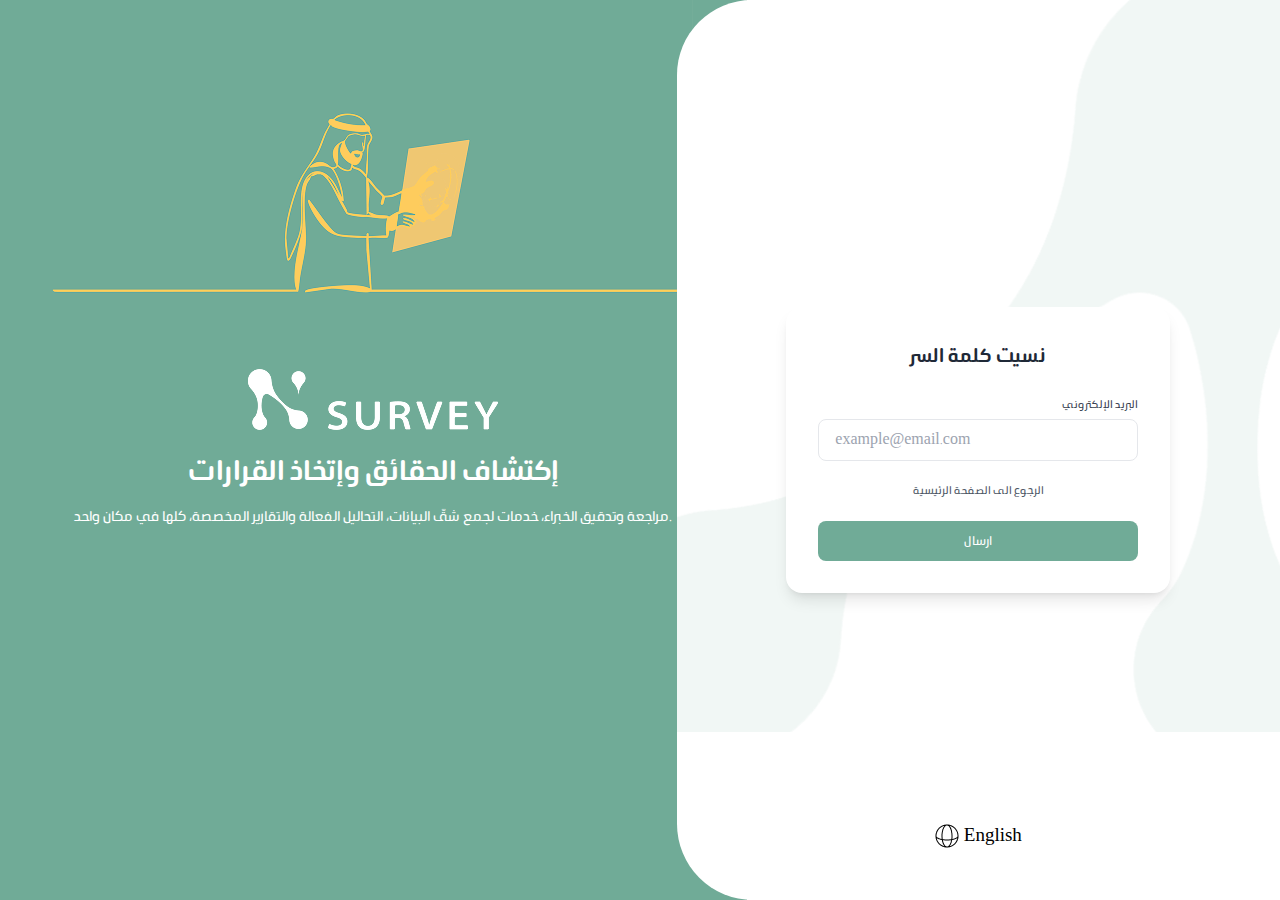
<file: forgetPass.html>
<!doctype html>
<html>
<head>
    <meta charset="UTF-8">
    <meta name="viewport" content="width=device-width, initial-scale=1.0">
    <title> نسيت كلمة السر </title>
    <link href="output.css" rel="stylesheet">
    <link href="style.css" rel="stylesheet">
    <link href="font.css" rel="stylesheet">
</head>
<body>
<div class="w-full">
    <div class="grid grid-cols-12">
        <div class="col-span-12 md:col-span-7">
            <div class="bg-main text-center h-screen text-white">
                <img src="img/about-main.png" class="m-auto">
                <img src="img/Survey-logo.png" class="mx-auto my-5">
                <h3 class="font-bold text-4xl"> إكتشاف الحقائق وإتخاذ القرارات </h3>
                <p class="my-3 text-lg">مراجعة وتدقيق الخبراء، خدمات لجمع شتّى البيانات، التحاليل الفعالة والتقارير المخصصة، كلها في مكان واحد. </p>
            </div>
        </div>
        <div class="col-span-12 md:col-span-5">
            <div class="box_form h-screen flex items-center justify-center rounded-l-larg bg-white relative">
                <div class="w-full z-10 m-auto max-w-sm bg-white p-8 rounded-2xl shadow-lg">
                    <h2 class="text-2xl font-bold text-center mb-6 text-gray-800"> نسيت كلمة السر </h2>
                    <form class="space-y-5 text-end">
                        <!-- Email -->
                        <div>
                            <label class="block text-sm font-medium text-gray-700 mb-1" for="email">البريد الإلكتروني</label>
                            <input id="email" type="email" placeholder="example@email.com"
                                   class="w-full px-4 py-2 border rounded-lg focus:outline-none focus:ring-2 focus:ring-blue-500">
                        </div>

                        <!-- Extra links -->
                        <p class="text-center text-sm text-gray-600 mt-5">
                            <a href="#" class="text-black hover:underline"> الرجوع الى الصفحة الرئيسية </a>
                        </p>

                        <!-- Submit -->
                        <button type="submit" class="w-full bg-main text-white py-2 rounded-lg hover:bg-blue-700 transition"> ارسال </button>
                    </form>
                    <a href="#" class="text-black btn_lang hover:underline"> <img src="img/lang.png" alt="" title=""> English </a>
                </div>

            </div>
        </div>
    </div>
</div>
</body>
</html>
</file>
<file: output.css>
*, ::before, ::after {
  --tw-border-spacing-x: 0;
  --tw-border-spacing-y: 0;
  --tw-translate-x: 0;
  --tw-translate-y: 0;
  --tw-rotate: 0;
  --tw-skew-x: 0;
  --tw-skew-y: 0;
  --tw-scale-x: 1;
  --tw-scale-y: 1;
  --tw-pan-x:  ;
  --tw-pan-y:  ;
  --tw-pinch-zoom:  ;
  --tw-scroll-snap-strictness: proximity;
  --tw-gradient-from-position:  ;
  --tw-gradient-via-position:  ;
  --tw-gradient-to-position:  ;
  --tw-ordinal:  ;
  --tw-slashed-zero:  ;
  --tw-numeric-figure:  ;
  --tw-numeric-spacing:  ;
  --tw-numeric-fraction:  ;
  --tw-ring-inset:  ;
  --tw-ring-offset-width: 0px;
  --tw-ring-offset-color: #fff;
  --tw-ring-color: rgb(59 130 246 / 0.5);
  --tw-ring-offset-shadow: 0 0 #0000;
  --tw-ring-shadow: 0 0 #0000;
  --tw-shadow: 0 0 #0000;
  --tw-shadow-colored: 0 0 #0000;
  --tw-blur:  ;
  --tw-brightness:  ;
  --tw-contrast:  ;
  --tw-grayscale:  ;
  --tw-hue-rotate:  ;
  --tw-invert:  ;
  --tw-saturate:  ;
  --tw-sepia:  ;
  --tw-drop-shadow:  ;
  --tw-backdrop-blur:  ;
  --tw-backdrop-brightness:  ;
  --tw-backdrop-contrast:  ;
  --tw-backdrop-grayscale:  ;
  --tw-backdrop-hue-rotate:  ;
  --tw-backdrop-invert:  ;
  --tw-backdrop-opacity:  ;
  --tw-backdrop-saturate:  ;
  --tw-backdrop-sepia:  ;
  --tw-contain-size:  ;
  --tw-contain-layout:  ;
  --tw-contain-paint:  ;
  --tw-contain-style:  ;
}

::backdrop {
  --tw-border-spacing-x: 0;
  --tw-border-spacing-y: 0;
  --tw-translate-x: 0;
  --tw-translate-y: 0;
  --tw-rotate: 0;
  --tw-skew-x: 0;
  --tw-skew-y: 0;
  --tw-scale-x: 1;
  --tw-scale-y: 1;
  --tw-pan-x:  ;
  --tw-pan-y:  ;
  --tw-pinch-zoom:  ;
  --tw-scroll-snap-strictness: proximity;
  --tw-gradient-from-position:  ;
  --tw-gradient-via-position:  ;
  --tw-gradient-to-position:  ;
  --tw-ordinal:  ;
  --tw-slashed-zero:  ;
  --tw-numeric-figure:  ;
  --tw-numeric-spacing:  ;
  --tw-numeric-fraction:  ;
  --tw-ring-inset:  ;
  --tw-ring-offset-width: 0px;
  --tw-ring-offset-color: #fff;
  --tw-ring-color: rgb(59 130 246 / 0.5);
  --tw-ring-offset-shadow: 0 0 #0000;
  --tw-ring-shadow: 0 0 #0000;
  --tw-shadow: 0 0 #0000;
  --tw-shadow-colored: 0 0 #0000;
  --tw-blur:  ;
  --tw-brightness:  ;
  --tw-contrast:  ;
  --tw-grayscale:  ;
  --tw-hue-rotate:  ;
  --tw-invert:  ;
  --tw-saturate:  ;
  --tw-sepia:  ;
  --tw-drop-shadow:  ;
  --tw-backdrop-blur:  ;
  --tw-backdrop-brightness:  ;
  --tw-backdrop-contrast:  ;
  --tw-backdrop-grayscale:  ;
  --tw-backdrop-hue-rotate:  ;
  --tw-backdrop-invert:  ;
  --tw-backdrop-opacity:  ;
  --tw-backdrop-saturate:  ;
  --tw-backdrop-sepia:  ;
  --tw-contain-size:  ;
  --tw-contain-layout:  ;
  --tw-contain-paint:  ;
  --tw-contain-style:  ;
}

/*
! tailwindcss v3.4.17 | MIT License | https://tailwindcss.com
*/

/*
1. Prevent padding and border from affecting element width. (https://github.com/mozdevs/cssremedy/issues/4)
2. Allow adding a border to an element by just adding a border-width. (https://github.com/tailwindcss/tailwindcss/pull/116)
*/

*,
::before,
::after {
  box-sizing: border-box;
  /* 1 */
  border-width: 0;
  /* 2 */
  border-style: solid;
  /* 2 */
  border-color: #e5e7eb;
  /* 2 */
}

::before,
::after {
  --tw-content: '';
}

/*
1. Use a consistent sensible line-height in all browsers.
2. Prevent adjustments of font size after orientation changes in iOS.
3. Use a more readable tab size.
4. Use the user's configured `sans` font-family by default.
5. Use the user's configured `sans` font-feature-settings by default.
6. Use the user's configured `sans` font-variation-settings by default.
7. Disable tap highlights on iOS
*/

html,
:host {
  line-height: 1.5;
  /* 1 */
  -webkit-text-size-adjust: 100%;
  /* 2 */
  -moz-tab-size: 4;
  /* 3 */
  -o-tab-size: 4;
     tab-size: 4;
  /* 3 */
  font-family: ui-sans-serif, system-ui, sans-serif, "Apple Color Emoji", "Segoe UI Emoji", "Segoe UI Symbol", "Noto Color Emoji";
  /* 4 */
  font-feature-settings: normal;
  /* 5 */
  font-variation-settings: normal;
  /* 6 */
  -webkit-tap-highlight-color: transparent;
  /* 7 */
}

/*
1. Remove the margin in all browsers.
2. Inherit line-height from `html` so users can set them as a class directly on the `html` element.
*/

body {
  margin: 0;
  /* 1 */
  line-height: inherit;
  /* 2 */
}

/*
1. Add the correct height in Firefox.
2. Correct the inheritance of border color in Firefox. (https://bugzilla.mozilla.org/show_bug.cgi?id=190655)
3. Ensure horizontal rules are visible by default.
*/

hr {
  height: 0;
  /* 1 */
  color: inherit;
  /* 2 */
  border-top-width: 1px;
  /* 3 */
}

/*
Add the correct text decoration in Chrome, Edge, and Safari.
*/

abbr:where([title]) {
  -webkit-text-decoration: underline dotted;
          text-decoration: underline dotted;
}

/*
Remove the default font size and weight for headings.
*/

h1,
h2,
h3,
h4,
h5,
h6 {
  font-size: inherit;
  font-weight: inherit;
}

/*
Reset links to optimize for opt-in styling instead of opt-out.
*/

a {
  color: inherit;
  text-decoration: inherit;
}

/*
Add the correct font weight in Edge and Safari.
*/

b,
strong {
  font-weight: bolder;
}

/*
1. Use the user's configured `mono` font-family by default.
2. Use the user's configured `mono` font-feature-settings by default.
3. Use the user's configured `mono` font-variation-settings by default.
4. Correct the odd `em` font sizing in all browsers.
*/

code,
kbd,
samp,
pre {
  font-family: ui-monospace, SFMono-Regular, Menlo, Monaco, Consolas, "Liberation Mono", "Courier New", monospace;
  /* 1 */
  font-feature-settings: normal;
  /* 2 */
  font-variation-settings: normal;
  /* 3 */
  font-size: 1em;
  /* 4 */
}

/*
Add the correct font size in all browsers.
*/

small {
  font-size: 80%;
}

/*
Prevent `sub` and `sup` elements from affecting the line height in all browsers.
*/

sub,
sup {
  font-size: 75%;
  line-height: 0;
  position: relative;
  vertical-align: baseline;
}

sub {
  bottom: -0.25em;
}

sup {
  top: -0.5em;
}

/*
1. Remove text indentation from table contents in Chrome and Safari. (https://bugs.chromium.org/p/chromium/issues/detail?id=999088, https://bugs.webkit.org/show_bug.cgi?id=201297)
2. Correct table border color inheritance in all Chrome and Safari. (https://bugs.chromium.org/p/chromium/issues/detail?id=935729, https://bugs.webkit.org/show_bug.cgi?id=195016)
3. Remove gaps between table borders by default.
*/

table {
  text-indent: 0;
  /* 1 */
  border-color: inherit;
  /* 2 */
  border-collapse: collapse;
  /* 3 */
}

/*
1. Change the font styles in all browsers.
2. Remove the margin in Firefox and Safari.
3. Remove default padding in all browsers.
*/

button,
input,
optgroup,
select,
textarea {
  font-family: inherit;
  /* 1 */
  font-feature-settings: inherit;
  /* 1 */
  font-variation-settings: inherit;
  /* 1 */
  font-size: 100%;
  /* 1 */
  font-weight: inherit;
  /* 1 */
  line-height: inherit;
  /* 1 */
  letter-spacing: inherit;
  /* 1 */
  color: inherit;
  /* 1 */
  margin: 0;
  /* 2 */
  padding: 0;
  /* 3 */
}

/*
Remove the inheritance of text transform in Edge and Firefox.
*/

button,
select {
  text-transform: none;
}

/*
1. Correct the inability to style clickable types in iOS and Safari.
2. Remove default button styles.
*/

button,
input:where([type='button']),
input:where([type='reset']),
input:where([type='submit']) {
  -webkit-appearance: button;
  /* 1 */
  background-color: transparent;
  /* 2 */
  background-image: none;
  /* 2 */
}

/*
Use the modern Firefox focus style for all focusable elements.
*/

:-moz-focusring {
  outline: auto;
}

/*
Remove the additional `:invalid` styles in Firefox. (https://github.com/mozilla/gecko-dev/blob/2f9eacd9d3d995c937b4251a5557d95d494c9be1/layout/style/res/forms.css#L728-L737)
*/

:-moz-ui-invalid {
  box-shadow: none;
}

/*
Add the correct vertical alignment in Chrome and Firefox.
*/

progress {
  vertical-align: baseline;
}

/*
Correct the cursor style of increment and decrement buttons in Safari.
*/

::-webkit-inner-spin-button,
::-webkit-outer-spin-button {
  height: auto;
}

/*
1. Correct the odd appearance in Chrome and Safari.
2. Correct the outline style in Safari.
*/

[type='search'] {
  -webkit-appearance: textfield;
  /* 1 */
  outline-offset: -2px;
  /* 2 */
}

/*
Remove the inner padding in Chrome and Safari on macOS.
*/

::-webkit-search-decoration {
  -webkit-appearance: none;
}

/*
1. Correct the inability to style clickable types in iOS and Safari.
2. Change font properties to `inherit` in Safari.
*/

::-webkit-file-upload-button {
  -webkit-appearance: button;
  /* 1 */
  font: inherit;
  /* 2 */
}

/*
Add the correct display in Chrome and Safari.
*/

summary {
  display: list-item;
}

/*
Removes the default spacing and border for appropriate elements.
*/

blockquote,
dl,
dd,
h1,
h2,
h3,
h4,
h5,
h6,
hr,
figure,
p,
pre {
  margin: 0;
}

fieldset {
  margin: 0;
  padding: 0;
}

legend {
  padding: 0;
}

ol,
ul,
menu {
  list-style: none;
  margin: 0;
  padding: 0;
}

/*
Reset default styling for dialogs.
*/

dialog {
  padding: 0;
}

/*
Prevent resizing textareas horizontally by default.
*/

textarea {
  resize: vertical;
}

/*
1. Reset the default placeholder opacity in Firefox. (https://github.com/tailwindlabs/tailwindcss/issues/3300)
2. Set the default placeholder color to the user's configured gray 400 color.
*/

input::-moz-placeholder, textarea::-moz-placeholder {
  opacity: 1;
  /* 1 */
  color: #9ca3af;
  /* 2 */
}

input::placeholder,
textarea::placeholder {
  opacity: 1;
  /* 1 */
  color: #9ca3af;
  /* 2 */
}

/*
Set the default cursor for buttons.
*/

button,
[role="button"] {
  cursor: pointer;
}

/*
Make sure disabled buttons don't get the pointer cursor.
*/

:disabled {
  cursor: default;
}

/*
1. Make replaced elements `display: block` by default. (https://github.com/mozdevs/cssremedy/issues/14)
2. Add `vertical-align: middle` to align replaced elements more sensibly by default. (https://github.com/jensimmons/cssremedy/issues/14#issuecomment-634934210)
   This can trigger a poorly considered lint error in some tools but is included by design.
*/

img,
svg,
video,
canvas,
audio,
iframe,
embed,
object {
  display: block;
  /* 1 */
  vertical-align: middle;
  /* 2 */
}

/*
Constrain images and videos to the parent width and preserve their intrinsic aspect ratio. (https://github.com/mozdevs/cssremedy/issues/14)
*/

img,
video {
  max-width: 100%;
  height: auto;
}

/* Make elements with the HTML hidden attribute stay hidden by default */

[hidden]:where(:not([hidden="until-found"])) {
  display: none;
}

.container {
  width: 100%;
}

@media (min-width: 640px) {
  .container {
    max-width: 640px;
  }
}

@media (min-width: 768px) {
  .container {
    max-width: 768px;
  }
}

@media (min-width: 1024px) {
  .container {
    max-width: 1024px;
  }
}

@media (min-width: 1280px) {
  .container {
    max-width: 1280px;
  }
}

@media (min-width: 1536px) {
  .container {
    max-width: 1536px;
  }
}

.relative {
  position: relative;
}

.z-10 {
  z-index: 10;
}

.col-span-5 {
  grid-column: span 5 / span 5;
}

.col-span-7 {
  grid-column: span 7 / span 7;
}

.col-span-12 {
  grid-column: span 12 / span 12;
}

.m-auto {
  margin: auto;
}

.mx-auto {
  margin-left: auto;
  margin-right: auto;
}

.my-5 {
  margin-top: 1.25rem;
  margin-bottom: 1.25rem;
}

.my-3 {
  margin-top: 0.75rem;
  margin-bottom: 0.75rem;
}

.mb-1 {
  margin-bottom: 0.25rem;
}

.mb-6 {
  margin-bottom: 1.5rem;
}

.mt-5 {
  margin-top: 1.25rem;
}

.block {
  display: block;
}

.flex {
  display: flex;
}

.grid {
  display: grid;
}

.hidden {
  display: none;
}

.h-screen {
  height: 100vh;
}

.h-full {
  height: 100%;
}

.h-4 {
  height: 1rem;
}

.w-full {
  width: 100%;
}

.w-80 {
  width: 20rem;
}

.w-96 {
  width: 24rem;
}

.w-4 {
  width: 1rem;
}

.max-w-sm {
  max-width: 24rem;
}

.grid-cols-12 {
  grid-template-columns: repeat(12, minmax(0, 1fr));
}

.items-center {
  align-items: center;
}

.justify-center {
  justify-content: center;
}

.gap-3 {
  gap: 0.75rem;
}

.space-y-5 > :not([hidden]) ~ :not([hidden]) {
  --tw-space-y-reverse: 0;
  margin-top: calc(1.25rem * calc(1 - var(--tw-space-y-reverse)));
  margin-bottom: calc(1.25rem * var(--tw-space-y-reverse));
}

.space-x-2 > :not([hidden]) ~ :not([hidden]) {
  --tw-space-x-reverse: 0;
  margin-right: calc(0.5rem * var(--tw-space-x-reverse));
  margin-left: calc(0.5rem * calc(1 - var(--tw-space-x-reverse)));
}

.rounded-2xl {
  border-radius: 1rem;
}

.rounded-lg {
  border-radius: 0.5rem;
}

.rounded {
  border-radius: 0.25rem;
}

.rounded-r-lg {
  border-top-right-radius: 0.5rem;
  border-bottom-right-radius: 0.5rem;
}

.rounded-r-full {
  border-top-right-radius: 9999px;
  border-bottom-right-radius: 9999px;
}

.rounded-r-3xl {
  border-top-right-radius: 1.5rem;
  border-bottom-right-radius: 1.5rem;
}

.border {
  border-width: 1px;
}

.border-l-8 {
  border-left-width: 8px;
}

.border-gray-300 {
  --tw-border-opacity: 1;
  border-color: rgb(209 213 219 / var(--tw-border-opacity, 1));
}

.bg-white {
  --tw-bg-opacity: 1;
  background-color: rgb(255 255 255 / var(--tw-bg-opacity, 1));
}

.bg-blue-600 {
  --tw-bg-opacity: 1;
  background-color: rgb(37 99 235 / var(--tw-bg-opacity, 1));
}

.bg-gray-100 {
  --tw-bg-opacity: 1;
  background-color: rgb(243 244 246 / var(--tw-bg-opacity, 1));
}

.p-8 {
  padding: 2rem;
}

.px-4 {
  padding-left: 1rem;
  padding-right: 1rem;
}

.py-2 {
  padding-top: 0.5rem;
  padding-bottom: 0.5rem;
}

.pe-5 {
  padding-inline-end: 1.25rem;
}

.text-center {
  text-align: center;
}

.text-end {
  text-align: end;
}

.text-3xl {
  font-size: 1.875rem;
  line-height: 2.25rem;
}

.text-base {
  font-size: 1rem;
  line-height: 1.5rem;
}

.text-4xl {
  font-size: 2.25rem;
  line-height: 2.5rem;
}

.text-lg {
  font-size: 1.125rem;
  line-height: 1.75rem;
}

.text-2xl {
  font-size: 1.5rem;
  line-height: 2rem;
}

.text-sm {
  font-size: 0.875rem;
  line-height: 1.25rem;
}

.font-bold {
  font-weight: 700;
}

.font-medium {
  font-weight: 500;
}

.text-white {
  --tw-text-opacity: 1;
  color: rgb(255 255 255 / var(--tw-text-opacity, 1));
}

.text-blue-600 {
  --tw-text-opacity: 1;
  color: rgb(37 99 235 / var(--tw-text-opacity, 1));
}

.text-gray-600 {
  --tw-text-opacity: 1;
  color: rgb(75 85 99 / var(--tw-text-opacity, 1));
}

.text-gray-700 {
  --tw-text-opacity: 1;
  color: rgb(55 65 81 / var(--tw-text-opacity, 1));
}

.text-gray-800 {
  --tw-text-opacity: 1;
  color: rgb(31 41 55 / var(--tw-text-opacity, 1));
}

.underline {
  text-decoration-line: underline;
}

.shadow-lg {
  --tw-shadow: 0 10px 15px -3px rgb(0 0 0 / 0.1), 0 4px 6px -4px rgb(0 0 0 / 0.1);
  --tw-shadow-colored: 0 10px 15px -3px var(--tw-shadow-color), 0 4px 6px -4px var(--tw-shadow-color);
  box-shadow: var(--tw-ring-offset-shadow, 0 0 #0000), var(--tw-ring-shadow, 0 0 #0000), var(--tw-shadow);
}

.transition {
  transition-property: color, background-color, border-color, text-decoration-color, fill, stroke, opacity, box-shadow, transform, filter, -webkit-backdrop-filter;
  transition-property: color, background-color, border-color, text-decoration-color, fill, stroke, opacity, box-shadow, transform, filter, backdrop-filter;
  transition-property: color, background-color, border-color, text-decoration-color, fill, stroke, opacity, box-shadow, transform, filter, backdrop-filter, -webkit-backdrop-filter;
  transition-timing-function: cubic-bezier(0.4, 0, 0.2, 1);
  transition-duration: 150ms;
}

.hover\:bg-blue-700:hover {
  --tw-bg-opacity: 1;
  background-color: rgb(29 78 216 / var(--tw-bg-opacity, 1));
}

.hover\:underline:hover {
  text-decoration-line: underline;
}

.focus\:outline-none:focus {
  outline: 2px solid transparent;
  outline-offset: 2px;
}

.focus\:ring-2:focus {
  --tw-ring-offset-shadow: var(--tw-ring-inset) 0 0 0 var(--tw-ring-offset-width) var(--tw-ring-offset-color);
  --tw-ring-shadow: var(--tw-ring-inset) 0 0 0 calc(2px + var(--tw-ring-offset-width)) var(--tw-ring-color);
  box-shadow: var(--tw-ring-offset-shadow), var(--tw-ring-shadow), var(--tw-shadow, 0 0 #0000);
}

.focus\:ring-blue-500:focus {
  --tw-ring-opacity: 1;
  --tw-ring-color: rgb(59 130 246 / var(--tw-ring-opacity, 1));
}

@media (min-width: 640px) {
  .sm\:m-0 {
    margin: 0px;
  }

  .sm\:hidden {
    display: none;
  }
}

@media (min-width: 768px) {
  .md\:col-span-5 {
    grid-column: span 5 / span 5;
  }

  .md\:col-span-7 {
    grid-column: span 7 / span 7;
  }

  .md\:block {
    display: block;
  }
}
</file>
<file: font.css>
@font-face {
    font-family: 'LinaroundW05';
    src: url('./fonts/LinaroundW05-Regular.woff2') format('woff2'),
    url('./fonts/LinaroundW05-Regular.woff') format('woff');
    font-weight: 400;
    font-style: normal;
    font-display: swap;
}

@font-face {
    font-family: 'LinaroundW05';
    src: url('./fonts/LinaroundW05-Regular.woff2') format('woff2'),
    url('./fonts/LinaroundW05-Regular.woff') format('woff');
    font-weight: 400;
    font-style: normal;
    font-display: swap;
}

@font-face {
    font-family: 'LinaroundW05';
    src: url('./fonts/LinaroundW05-Regular.woff2') format('woff2'),
    url('./fonts/LinaroundW05-Regular.woff') format('woff');
    font-weight: 400;
    font-style: normal;
    font-display: swap;
}

@font-face {
    font-family: 'LinaroundW05';
    src: url('./fonts/LinaroundW05-Bold.woff2') format('woff2'),
    url('./fonts/LinaroundW05-Bold.woff') format('woff');
    font-weight: 700;
    font-style: normal;
    font-display: swap;
}

@font-face {
    font-family: 'Myriad Variable Concept';
    src: url('./fonts/3a86b8ec8855002aad8b288eaba8915d.eot');
    src: url('./fonts/3a86b8ec8855002aad8b288eaba8915d.eot?#iefix')
    format('embedded-opentype'),
    url('./fonts/3a86b8ec8855002aad8b288eaba8915d.woff') format('woff'),
    url('./fonts/3a86b8ec8855002aad8b288eaba8915d.woff2') format('woff2'),
    url('./fonts/3a86b8ec8855002aad8b288eaba8915d.ttf') format('truetype'),
    url('./fonts/3a86b8ec8855002aad8b288eaba8915d.svg#Myriad Variable Concept')
    format('svg');
    font-weight: normal;
    font-style: normal;
    font-display: swap;
}
</file>
<file: style.css>
/* On CSS build*/
/*@import 'tailwindcss/base';
@import 'tailwindcss/components';
@import 'tailwindcss/utilities';*/

body ,* {
    font-family: 'LinaroundW05';
}

.rounded-l-larg {
    border-radius: 0 50px 75px 0;
}

.rounded-r-larg {
    border-radius: 50px 0 0 75px;
}

.password-toggle-right {
    position: absolute;
    right: 10px;
    top: 40%;
    transform: translateY(-50%);
    cursor: pointer;
    width: 15px;
    height: 5px;
}

.password-toggle-left {
    position: absolute;
    left: 10px;
    top: 40%;
    transform: translateY(-50%);
    cursor: pointer;
    width: 15px;
    height: 5px;
}

.rounded-corners {
    border-radius: 0.25rem;
}

.bg-responsive {
    background-repeat: no-repeat;
    background-size: cover;
}

.bg-main {
    background: #70AB97;
}

.btn_lang {
    position: absolute;
    bottom: 50px;
    left: 0;
    right: 0;
    text-align: center;
    display: flex;
    align-items: center;
    justify-content: center;
    gap: 5px;
    font-size: 19px;
}

.box_form:before {
    position: absolute;
    content: "";
    background: url(img/bg-form.png) no-repeat;
    background-size: 100%;
    width: 100%;
    left: 0;
    right: 0;
    height: 100%;
}

.box_form {
    border-radius: 75px 0 0 76px;
    margin: 0 0 0 -70px;
}

[dir="rtl"] .box_form {
    border-radius: 0 75px 75px 0;
    margin: 0 -70px 0 0;
}

@media (max-width: 1024px) {
    .box_form {
        border-radius: 0 0 0 0;
        margin: 0 0 0 0;
        padding: 0;
        overflow: hidden;
    }
    body, html {
        overflow-y: hidden;
    }
    .btn_lang{
        bottom: 100px;
    }
    /*.h-screen{*/
    /*    height: auto;*/
    /*}*/
    /*.w-full .grid .md\:col-span-5{*/
    /*    order: -1;*/
    /*}*/
    /*.bg-main.text-center.h-screen{*/
    /*    padding: 0 0 30px 0;*/
    /*}*/

    [dir="rtl"] .box_form {
        margin:0;
    }
}

/* FONT SECTION */
@font-face {
    font-family: 'LinaroundW05';
    src: url('../fonts/LinaroundW05-Regular.woff2') format('woff2'),
    url('../fonts/LinaroundW05-Regular.woff') format('woff');
    font-weight: 400;
    font-style: normal;
    font-display: swap;
}

@font-face {
    font-family: 'LinaroundW05';
    src: url('../fonts/LinaroundW05-Regular.woff2') format('woff2'),
    url('../fonts/LinaroundW05-Regular.woff') format('woff');
    font-weight: 400;
    font-style: normal;
    font-display: swap;
}

@font-face {
    font-family: 'LinaroundW05';
    src: url('../fonts/LinaroundW05-Regular.woff2') format('woff2'),
    url('../fonts/LinaroundW05-Regular.woff') format('woff');
    font-weight: 400;
    font-style: normal;
    font-display: swap;
}

@font-face {
    font-family: 'LinaroundW05';
    src: url('../fonts/LinaroundW05-Bold.woff2') format('woff2'),
    url('../fonts/LinaroundW05-Bold.woff') format('woff');
    font-weight: 700;
    font-style: normal;
    font-display: swap;
}

@font-face {
    font-family: 'Myriad Variable Concept';
    src: url('../fonts/3a86b8ec8855002aad8b288eaba8915d.eot');
    src: url('../fonts/3a86b8ec8855002aad8b288eaba8915d.eot?#iefix')
    format('embedded-opentype'),
    url('../fonts/3a86b8ec8855002aad8b288eaba8915d.woff') format('woff'),
    url('../fonts/3a86b8ec8855002aad8b288eaba8915d.woff2') format('woff2'),
    url('../fonts/3a86b8ec8855002aad8b288eaba8915d.ttf') format('truetype'),
    url('../fonts/3a86b8ec8855002aad8b288eaba8915d.svg#Myriad Variable Concept')
    format('svg');
    font-weight: normal;
    font-style: normal;
    font-display: swap;
}
</file>
